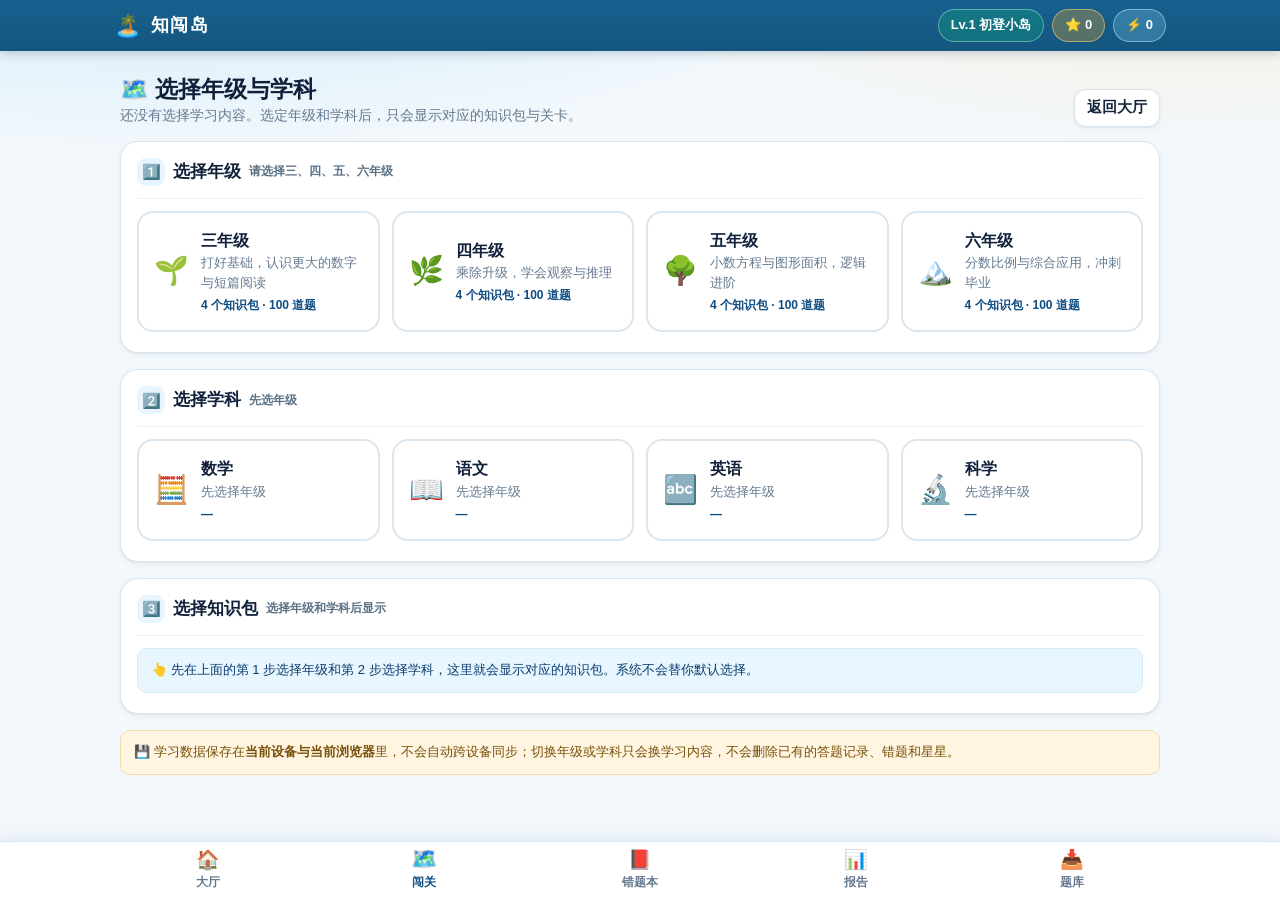
<file: index.html>
<!DOCTYPE html>
<html lang="zh-CN">
<head>
<meta charset="utf-8">
<meta name="viewport" content="width=device-width, initial-scale=1, viewport-fit=cover">
<title>知闯岛 · 小学生知识闯关工作台</title>
<meta name="description" content="知闯岛：面向小学 3-6 年级的知识闯关工作台，内置数学、语文、英语、科学题库，离线可用，进度保存在本机。">
<meta name="theme-color" content="#0f4c81">
<link rel="icon" href="data:image/svg+xml,%3Csvg xmlns='http://www.w3.org/2000/svg' viewBox='0 0 100 100'%3E%3Crect width='100' height='100' rx='22' fill='%230f4c81'/%3E%3Ctext x='50' y='68' font-size='58' text-anchor='middle'%3E%F0%9F%8F%9D%EF%B8%8F%3C/text%3E%3C/svg%3E">
<link rel="stylesheet" href="assets/css/app.css">
</head>
<body>

<!-- 全局加载占位，脚本接管后替换 -->
<div id="app" class="app-shell">
  <div class="boot-screen">
    <div class="boot-logo">🏝️</div>
    <h1 class="boot-title">知闯岛</h1>
    <p class="boot-sub">正在装载知识岛屿…</p>
  </div>
</div>

<div id="toast-layer" class="toast-layer" aria-live="polite" aria-atomic="false"></div>
<div id="modal-layer" class="modal-layer" hidden></div>

<noscript>
  <div style="padding:24px;font-family:sans-serif">
    知闯岛需要开启 JavaScript 才能运行，请在浏览器设置中启用后重新打开本页面。
  </div>
</noscript>

<!-- ========== 0. 版式默认值（电脑版 / 手机版打包时会被改写） ========== -->
<script src="assets/js/layout-default.js"></script>
<!-- ========== 1. 基础工具 ========== -->
<script src="assets/js/util.js"></script>
<!-- ========== 2. 题库校验与 CSV/JSON 解析（浏览器与 Node 双用） ========== -->
<script src="assets/js/validate.js"></script>
<!-- ========== 3. 本地存储（进度 / 错题 / 星星经验 / 自定义题库） ========== -->
<script src="assets/js/store.js"></script>
<!-- ========== 4. 题型注册表（内置题库通过 ZCD.registerPack 注册） ========== -->
<script src="assets/js/registry.js"></script>
<!-- ========== 5. 奖励规则与等级 ========== -->
<script src="assets/js/rewards.js"></script>
<!-- ========== 5b. 轻量知识掌握评估（固定规则，非 AI 推断） ========== -->
<script src="assets/js/mastery.js"></script>

<!-- ========== 6. 内置题库：16 个知识包 / 400 道题 ========== -->
<script src="assets/data/g3-math.js"></script>
<script src="assets/data/g3-chinese.js"></script>
<script src="assets/data/g3-english.js"></script>
<script src="assets/data/g3-science.js"></script>
<script src="assets/data/g4-math.js"></script>
<script src="assets/data/g4-chinese.js"></script>
<script src="assets/data/g4-english.js"></script>
<script src="assets/data/g4-science.js"></script>
<script src="assets/data/g5-math.js"></script>
<script src="assets/data/g5-chinese.js"></script>
<script src="assets/data/g5-english.js"></script>
<script src="assets/data/g5-science.js"></script>
<script src="assets/data/g6-math.js"></script>
<script src="assets/data/g6-chinese.js"></script>
<script src="assets/data/g6-english.js"></script>
<script src="assets/data/g6-science.js"></script>

<!-- ========== 7. 视图层 ========== -->
<script src="assets/js/ui.js"></script>
<script src="assets/js/map-art.js"></script>
<script src="assets/js/views-lobby.js"></script>
<script src="assets/js/views-learn.js"></script>
<script src="assets/js/views-quiz.js"></script>
<script src="assets/js/views-progress.js"></script>
<script src="assets/js/views-manage.js"></script>

<!-- ========== 8. 路由与启动 ========== -->
<script src="assets/js/app.js"></script>
</body>
</html>
</file>
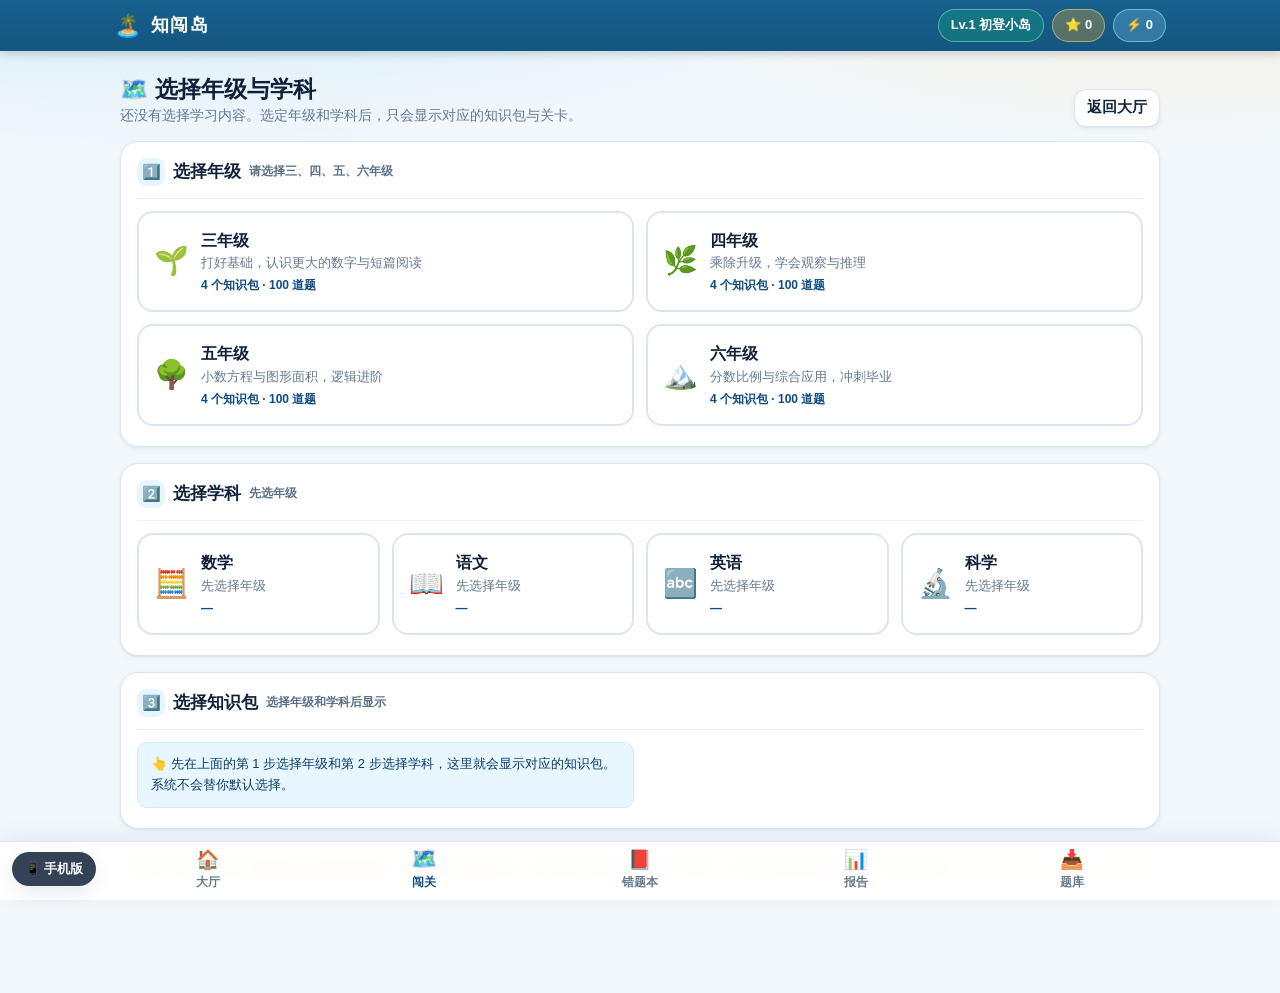
<file: desktop.html>
<!DOCTYPE html>
<html lang="zh-CN">
<head>
<meta charset="utf-8">
<title>知闯岛 · 电脑版</title>
<!-- 电脑版入口：强制桌面排版（宽屏多列、地图大画布），与手机版共用同一套代码 -->
<script>location.replace('index.html?layout=desktop');</script>
</head>
<body style="font-family:sans-serif;padding:24px">
  正在打开「知闯岛 · 电脑版」……如果没有自动跳转，请点击
  <a href="index.html?layout=desktop">进入电脑版</a>。
</body>
</html>
</file>
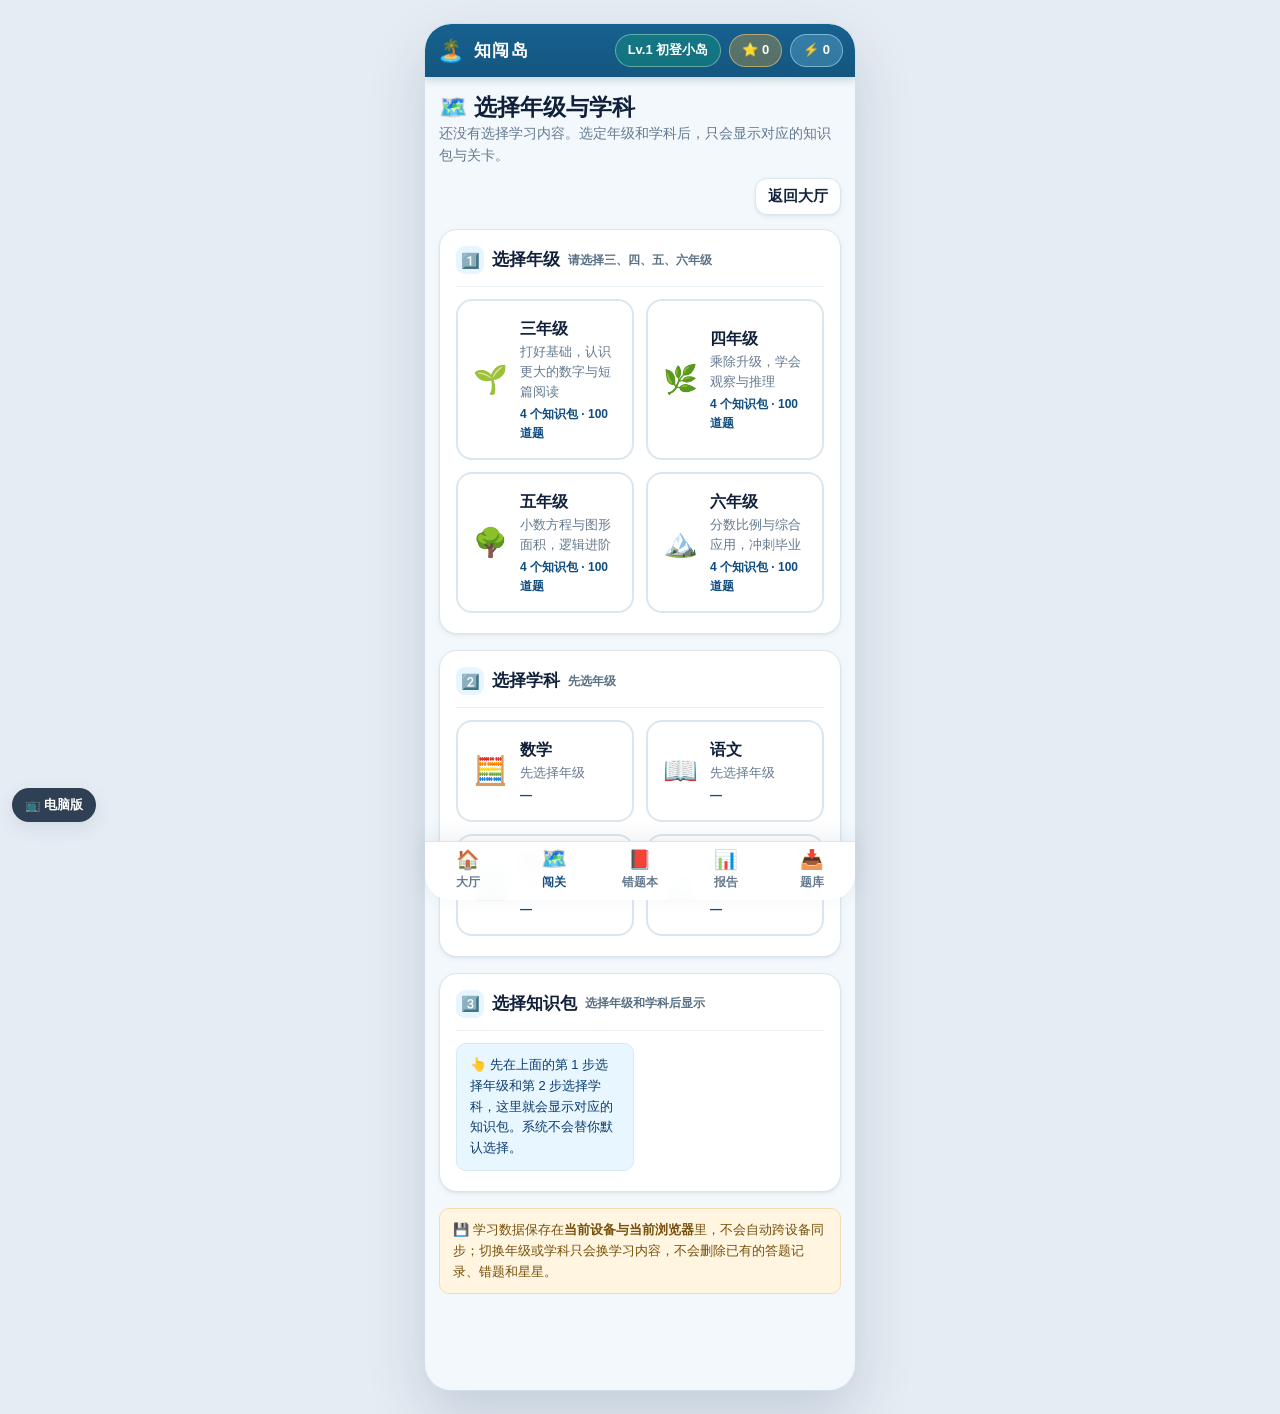
<file: mobile.html>
<!DOCTYPE html>
<html lang="zh-CN">
<head>
<meta charset="utf-8">
<meta name="viewport" content="width=430, initial-scale=1, viewport-fit=cover">
<title>知闯岛 · 手机版</title>
<!-- 手机版入口：强制手机排版（430px 手机宽度 + 底部导航），与电脑版共用同一套代码 -->
<script>location.replace('index.html?layout=mobile');</script>
</head>
<body style="font-family:sans-serif;padding:24px">
  正在打开「知闯岛 · 手机版」……如果没有自动跳转，请点击
  <a href="index.html?layout=mobile">进入手机版</a>。
</body>
</html>
</file>
